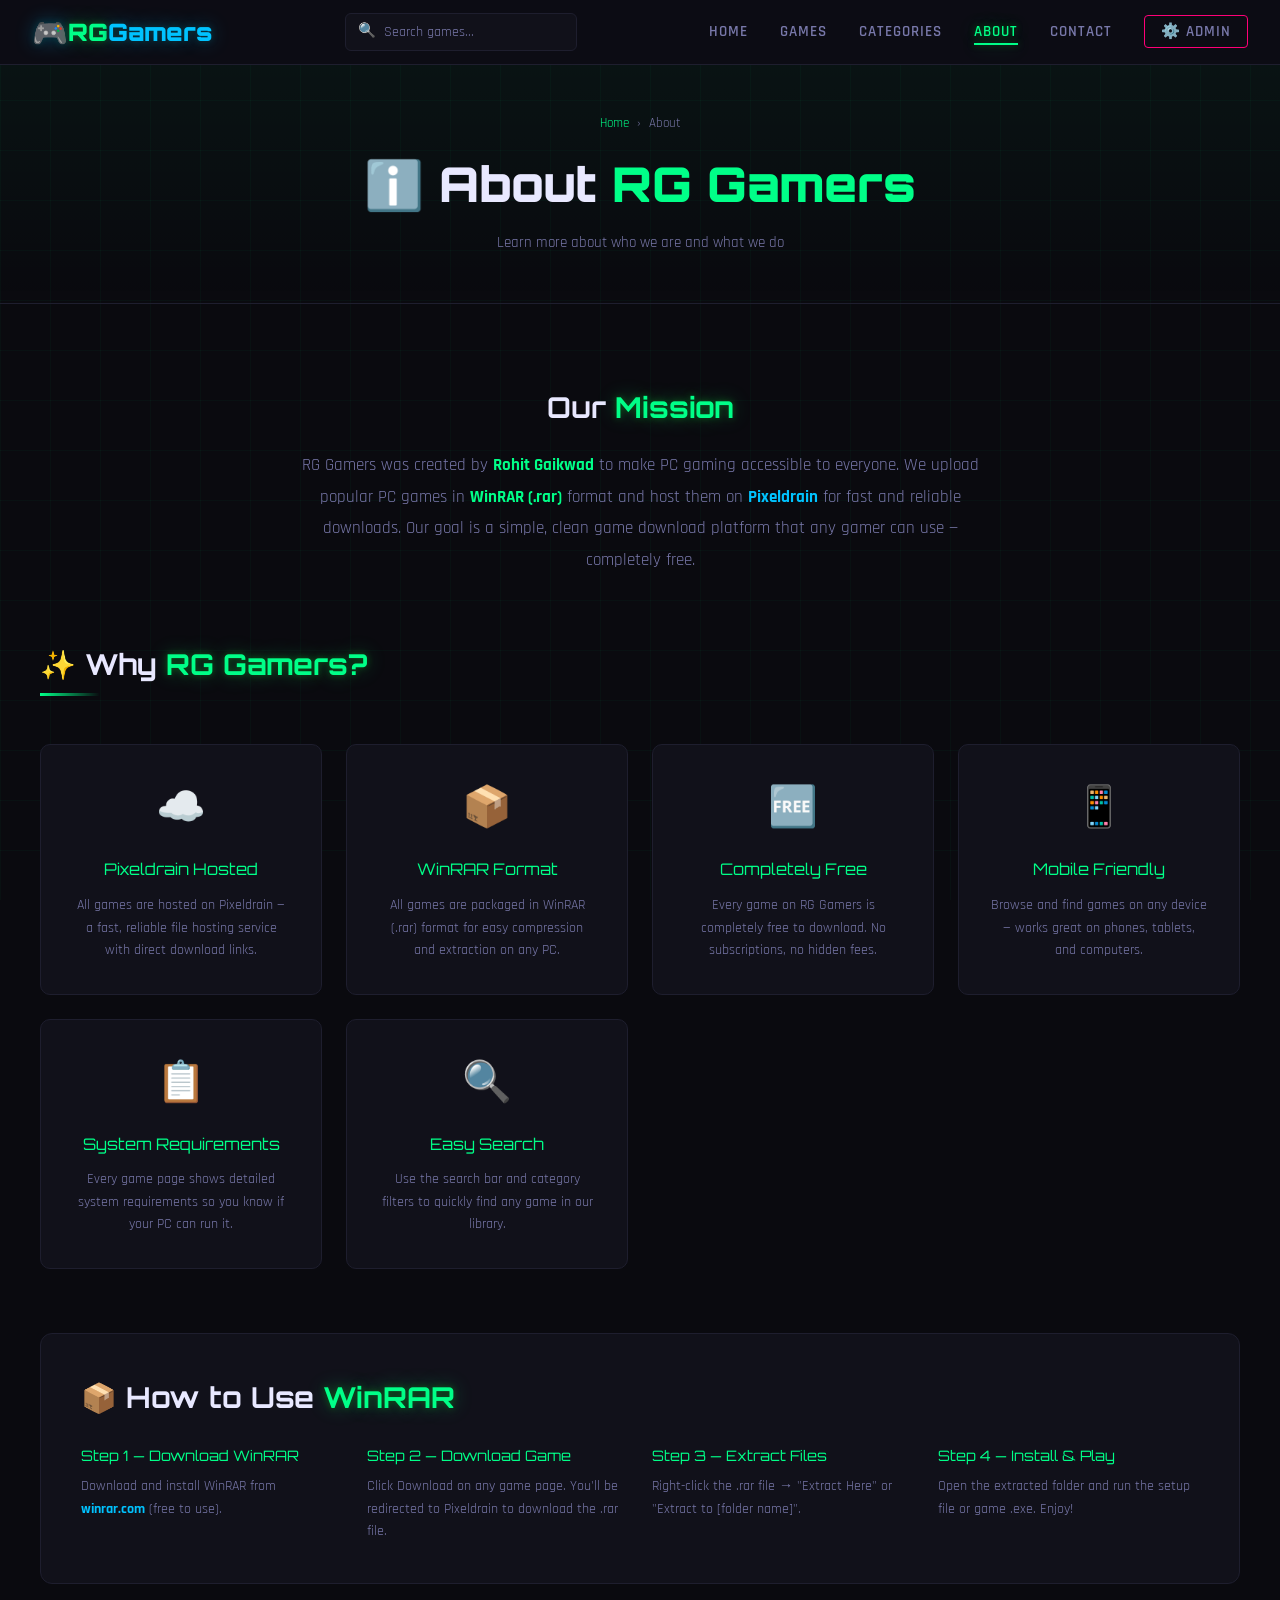
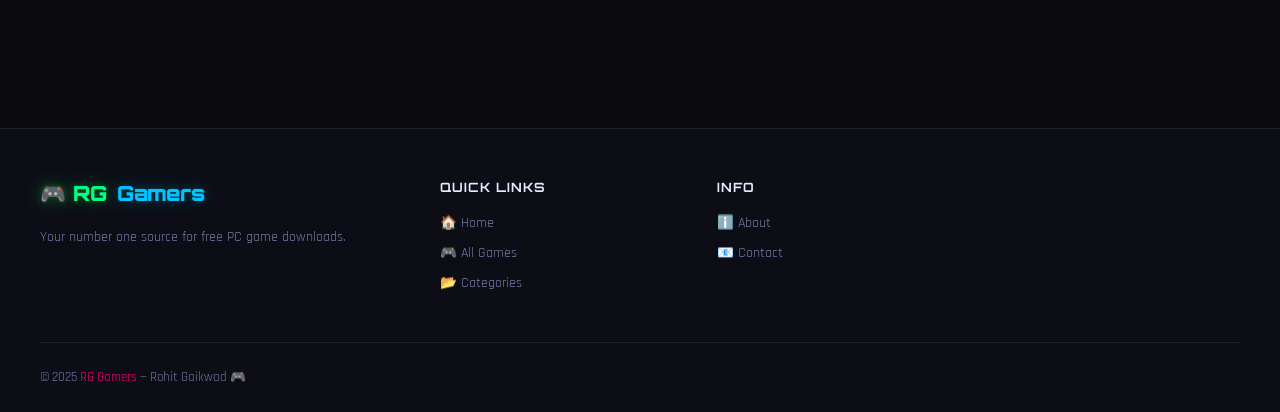
<file: about.html>
<!DOCTYPE html>
<html lang="en">
<head>
  <meta charset="UTF-8">
  <meta name="viewport" content="width=device-width, initial-scale=1.0">
  <title>About - RG Gamers</title>
  <link rel="stylesheet" href="style.css">
</head>
<body data-page="about">

  <nav class="navbar">
    <a href="index.html" class="logo"><span class="logo-icon">🎮</span>RG <span>Gamers</span></a>
    <div class="nav-search">
      <span class="search-icon">🔍</span>
      <input type="text" id="navSearchInput" placeholder="Search games...">
    </div>
    <ul class="nav-links" id="navLinks">
      <li><a href="index.html">Home</a></li>
      <li><a href="games.html">Games</a></li>
      <li><a href="categories.html">Categories</a></li>
      <li><a href="about.html" class="active">About</a></li>
      <li><a href="contact.html">Contact</a></li>
      <li><a href="admin.html" class="btn-admin-nav">⚙️ Admin</a></li>
    </ul>
    <div class="hamburger" id="hamburger"><span></span><span></span><span></span></div>
  </nav>

  <main class="main-content">

    <div class="page-header">
      <div class="breadcrumb"><a href="index.html">Home</a><span>›</span><span>About</span></div>
      <h1>ℹ️ About <span style="color:var(--neon-green)">RG Gamers</span></h1>
      <p>Learn more about who we are and what we do</p>
    </div>

    <section class="section">
      <div class="container">

        <div style="max-width:700px;margin:0 auto 4rem;text-align:center;">
          <div class="section-title" style="margin-bottom:1.2rem;text-align:center;">Our <span class="accent">Mission</span></div>
          <p style="color:var(--text-muted);font-size:1.05rem;line-height:1.9;">
            RG Gamers was created by <strong style="color:var(--neon-green)">Rohit Gaikwad</strong> to make PC gaming accessible to everyone.
            We upload popular PC games in <strong style="color:var(--neon-green)">WinRAR (.rar)</strong> format and host them on
            <strong style="color:var(--neon-blue)">Pixeldrain</strong> for fast and reliable downloads.
            Our goal is a simple, clean game download platform that any gamer can use — completely free.
          </p>
        </div>

        <div class="section-header" style="margin-bottom:2rem">
          <div>
            <div class="section-title">✨ Why <span class="accent">RG Gamers?</span></div>
            <div class="section-line"></div>
          </div>
        </div>

        <div class="about-features">
          <div class="feature-card">
            <div class="feature-icon">☁️</div>
            <div class="feature-title">Pixeldrain Hosted</div>
            <div class="feature-text">All games are hosted on Pixeldrain — a fast, reliable file hosting service with direct download links.</div>
          </div>
          <div class="feature-card">
            <div class="feature-icon">📦</div>
            <div class="feature-title">WinRAR Format</div>
            <div class="feature-text">All games are packaged in WinRAR (.rar) format for easy compression and extraction on any PC.</div>
          </div>
          <div class="feature-card">
            <div class="feature-icon">🆓</div>
            <div class="feature-title">Completely Free</div>
            <div class="feature-text">Every game on RG Gamers is completely free to download. No subscriptions, no hidden fees.</div>
          </div>
          <div class="feature-card">
            <div class="feature-icon">📱</div>
            <div class="feature-title">Mobile Friendly</div>
            <div class="feature-text">Browse and find games on any device — works great on phones, tablets, and computers.</div>
          </div>
          <div class="feature-card">
            <div class="feature-icon">📋</div>
            <div class="feature-title">System Requirements</div>
            <div class="feature-text">Every game page shows detailed system requirements so you know if your PC can run it.</div>
          </div>
          <div class="feature-card">
            <div class="feature-icon">🔍</div>
            <div class="feature-title">Easy Search</div>
            <div class="feature-text">Use the search bar and category filters to quickly find any game in our library.</div>
          </div>
        </div>

        <div style="background:var(--bg-card);border:1px solid var(--border-color);border-radius:12px;padding:2.5rem;margin-top:4rem;">
          <div class="section-title" style="margin-bottom:1.5rem;">
            📦 How to Use <span class="accent">WinRAR</span>
          </div>
          <div style="display:grid;grid-template-columns:repeat(auto-fill,minmax(220px,1fr));gap:1.5rem;">
            <div>
              <div style="color:var(--neon-green);font-family:var(--font-title);font-size:0.9rem;margin-bottom:0.5rem;">Step 1 — Download WinRAR</div>
              <p style="color:var(--text-muted);font-size:0.88rem;">Download and install WinRAR from <strong style="color:var(--neon-blue)">winrar.com</strong> (free to use).</p>
            </div>
            <div>
              <div style="color:var(--neon-green);font-family:var(--font-title);font-size:0.9rem;margin-bottom:0.5rem;">Step 2 — Download Game</div>
              <p style="color:var(--text-muted);font-size:0.88rem;">Click Download on any game page. You'll be redirected to Pixeldrain to download the .rar file.</p>
            </div>
            <div>
              <div style="color:var(--neon-green);font-family:var(--font-title);font-size:0.9rem;margin-bottom:0.5rem;">Step 3 — Extract Files</div>
              <p style="color:var(--text-muted);font-size:0.88rem;">Right-click the .rar file → "Extract Here" or "Extract to [folder name]".</p>
            </div>
            <div>
              <div style="color:var(--neon-green);font-family:var(--font-title);font-size:0.9rem;margin-bottom:0.5rem;">Step 4 — Install & Play</div>
              <p style="color:var(--text-muted);font-size:0.88rem;">Open the extracted folder and run the setup file or game .exe. Enjoy!</p>
            </div>
          </div>
        </div>

      </div>
    </section>
  </main>

  <footer class="footer">
    <div class="footer-grid">
      <div class="footer-brand">
        <div class="logo">🎮 RG <span>Gamers</span></div>
        <p class="footer-desc">Your number one source for free PC game downloads.</p>
      </div>
      <div class="footer-col">
        <h4>Quick Links</h4>
        <ul class="footer-links">
          <li><a href="index.html">🏠 Home</a></li>
          <li><a href="games.html">🎮 All Games</a></li>
          <li><a href="categories.html">📂 Categories</a></li>
        </ul>
      </div>
      <div class="footer-col">
        <h4>Info</h4>
        <ul class="footer-links">
          <li><a href="about.html">ℹ️ About</a></li>
          <li><a href="contact.html">📧 Contact</a></li>
        </ul>
      </div>
    </div>
    <div class="footer-bottom"><p>© 2025 <span>RG Gamers</span> — Rohit Gaikwad 🎮</p></div>
  </footer>

  <button class="scroll-top" id="scrollTop">⬆</button>
  <script src="main.js"></script>
</body>
</html>
</file>
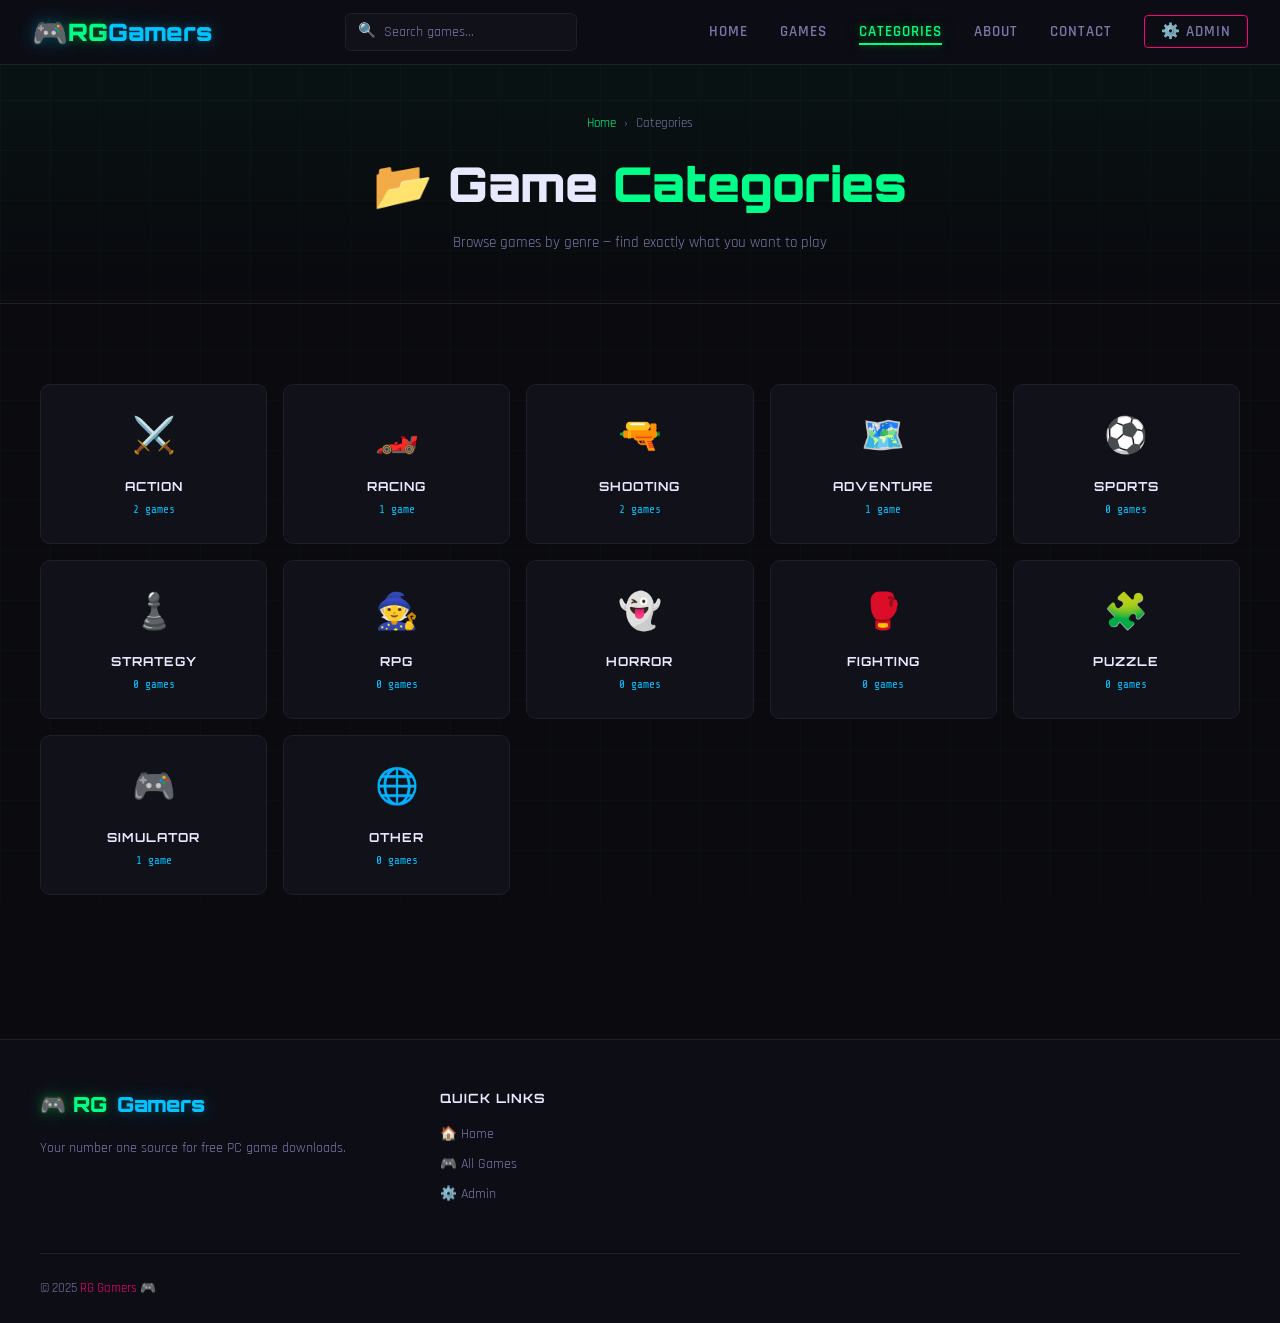
<file: categories.html>
<!DOCTYPE html>
<html lang="en">
<head>
  <meta charset="UTF-8">
  <meta name="viewport" content="width=device-width, initial-scale=1.0">
  <title>Game Categories - RG Gamers</title>
  <link rel="stylesheet" href="style.css">
</head>
<body data-page="categories">

  <nav class="navbar">
    <a href="index.html" class="logo"><span class="logo-icon">🎮</span>RG <span>Gamers</span></a>
    <div class="nav-search">
      <span class="search-icon">🔍</span>
      <input type="text" id="navSearchInput" placeholder="Search games...">
    </div>
    <ul class="nav-links" id="navLinks">
      <li><a href="index.html">Home</a></li>
      <li><a href="games.html">Games</a></li>
      <li><a href="categories.html" class="active">Categories</a></li>
      <li><a href="about.html">About</a></li>
      <li><a href="contact.html">Contact</a></li>
      <li><a href="admin.html" class="btn-admin-nav">⚙️ Admin</a></li>
    </ul>
    <div class="hamburger" id="hamburger"><span></span><span></span><span></span></div>
  </nav>

  <main class="main-content">
    <div class="page-header">
      <div class="breadcrumb"><a href="index.html">Home</a><span>›</span><span>Categories</span></div>
      <h1>📂 Game <span style="color:var(--neon-green)">Categories</span></h1>
      <p>Browse games by genre — find exactly what you want to play</p>
    </div>

    <section class="section">
      <div class="container">
        <div class="categories-grid" id="categoriesGrid" style="grid-template-columns:repeat(auto-fill,minmax(200px,1fr))"></div>
      </div>
    </section>
  </main>

  <footer class="footer">
    <div class="footer-grid">
      <div class="footer-brand">
        <div class="logo">🎮 RG <span>Gamers</span></div>
        <p class="footer-desc">Your number one source for free PC game downloads.</p>
      </div>
      <div class="footer-col">
        <h4>Quick Links</h4>
        <ul class="footer-links">
          <li><a href="index.html">🏠 Home</a></li>
          <li><a href="games.html">🎮 All Games</a></li>
          <li><a href="admin.html">⚙️ Admin</a></li>
        </ul>
      </div>
    </div>
    <div class="footer-bottom">
      <p>© 2025 <span>RG Gamers</span> 🎮</p>
    </div>
  </footer>

  <button class="scroll-top" id="scrollTop">⬆</button>
  <script src="main.js"></script>
</body>
</html>
</file>
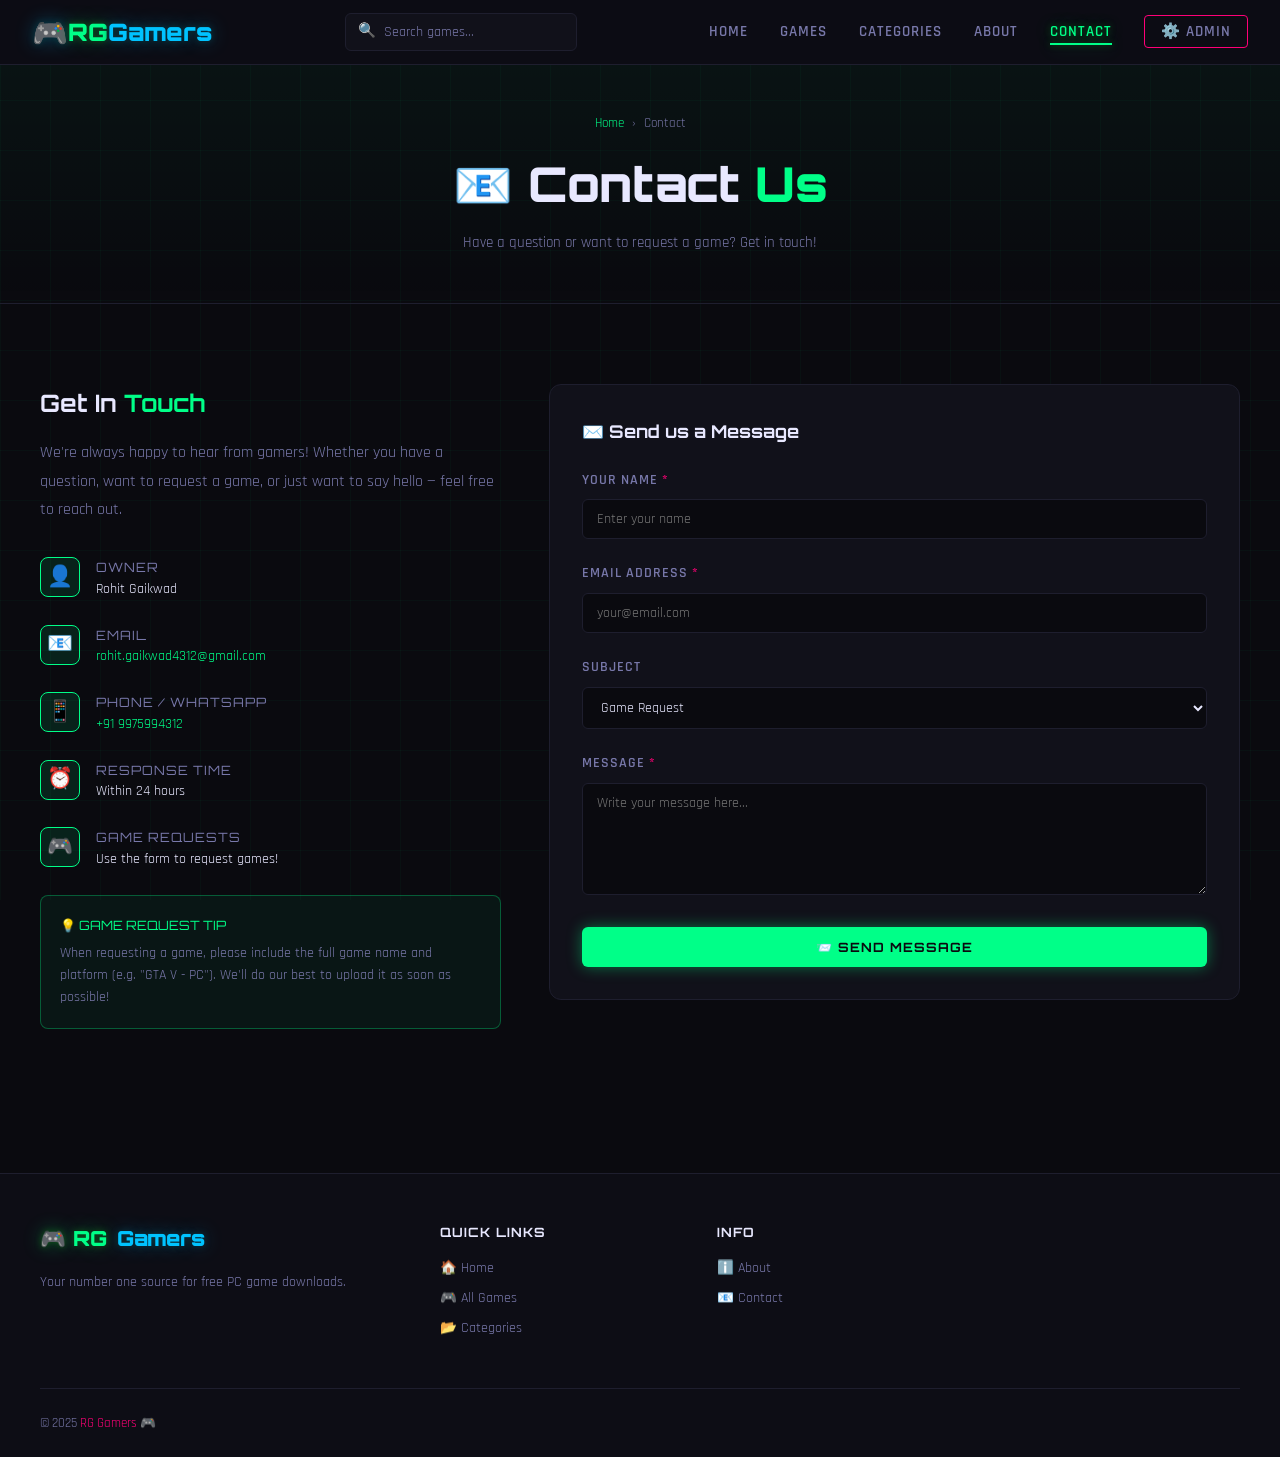
<file: contact.html>
<!DOCTYPE html>
<html lang="en">
<head>
  <meta charset="UTF-8">
  <meta name="viewport" content="width=device-width, initial-scale=1.0">
  <title>Contact - RG Gamers</title>
  <link rel="stylesheet" href="style.css">
</head>
<body data-page="contact">

  <nav class="navbar">
    <a href="index.html" class="logo"><span class="logo-icon">🎮</span>RG <span>Gamers</span></a>
    <div class="nav-search">
      <span class="search-icon">🔍</span>
      <input type="text" id="navSearchInput" placeholder="Search games...">
    </div>
    <ul class="nav-links" id="navLinks">
      <li><a href="index.html">Home</a></li>
      <li><a href="games.html">Games</a></li>
      <li><a href="categories.html">Categories</a></li>
      <li><a href="about.html">About</a></li>
      <li><a href="contact.html" class="active">Contact</a></li>
      <li><a href="admin.html" class="btn-admin-nav">⚙️ Admin</a></li>
    </ul>
    <div class="hamburger" id="hamburger"><span></span><span></span><span></span></div>
  </nav>

  <main class="main-content">

    <div class="page-header">
      <div class="breadcrumb"><a href="index.html">Home</a><span>›</span><span>Contact</span></div>
      <h1>📧 Contact <span style="color:var(--neon-green)">Us</span></h1>
      <p>Have a question or want to request a game? Get in touch!</p>
    </div>

    <section class="section">
      <div class="container">
        <div class="contact-grid">

          <div class="contact-info">
            <h2>Get In <span style="color:var(--neon-green)">Touch</span></h2>
            <p style="color:var(--text-muted);margin-bottom:2rem;line-height:1.8;">
              We're always happy to hear from gamers! Whether you have a question,
              want to request a game, or just want to say hello — feel free to reach out.
            </p>

            <div class="contact-item">
              <div class="contact-icon">👤</div>
              <div>
                <div class="contact-item-title">Owner</div>
                <div class="contact-item-value">Rohit Gaikwad</div>
              </div>
            </div>

            <div class="contact-item">
              <div class="contact-icon">📧</div>
              <div>
                <div class="contact-item-title">Email</div>
                <div class="contact-item-value">
                  <a href="mailto:rohit.gaikwad4312@gmail.com" style="color:var(--neon-green)">rohit.gaikwad4312@gmail.com</a>
                </div>
              </div>
            </div>

            <div class="contact-item">
              <div class="contact-icon">📱</div>
              <div>
                <div class="contact-item-title">Phone / WhatsApp</div>
                <div class="contact-item-value">
                  <a href="tel:+919975994312" style="color:var(--neon-green)">+91 9975994312</a>
                </div>
              </div>
            </div>

            <div class="contact-item">
              <div class="contact-icon">⏰</div>
              <div>
                <div class="contact-item-title">Response Time</div>
                <div class="contact-item-value">Within 24 hours</div>
              </div>
            </div>

            <div class="contact-item">
              <div class="contact-icon">🎮</div>
              <div>
                <div class="contact-item-title">Game Requests</div>
                <div class="contact-item-value">Use the form to request games!</div>
              </div>
            </div>

            <div style="background:rgba(0,255,136,0.05);border:1px solid rgba(0,255,136,0.3);border-radius:8px;padding:1.2rem;margin-top:1.5rem;">
              <p style="color:var(--neon-green);font-family:var(--font-title);font-size:0.8rem;margin-bottom:0.5rem;">💡 GAME REQUEST TIP</p>
              <p style="color:var(--text-muted);font-size:0.85rem;">
                When requesting a game, please include the full game name and platform (e.g. "GTA V - PC").
                We'll do our best to upload it as soon as possible!
              </p>
            </div>
          </div>

          <div>
            <div style="background:var(--bg-card);border:1px solid var(--border-color);border-radius:12px;padding:2rem;">
              <h3 style="font-family:var(--font-title);color:var(--text-white);margin-bottom:1.5rem;font-size:1.1rem;">
                ✉️ Send us a Message
              </h3>
              <form id="contactForm">
                <div class="form-group">
                  <label class="form-label">Your Name <span class="required">*</span></label>
                  <input type="text" class="form-input" placeholder="Enter your name" required>
                </div>
                <div class="form-group">
                  <label class="form-label">Email Address <span class="required">*</span></label>
                  <input type="email" class="form-input" placeholder="your@email.com" required>
                </div>
                <div class="form-group">
                  <label class="form-label">Subject</label>
                  <select class="form-input" style="cursor:pointer">
                    <option>Game Request</option>
                    <option>Technical Issue</option>
                    <option>General Question</option>
                    <option>Report a Problem</option>
                    <option>Other</option>
                  </select>
                </div>
                <div class="form-group">
                  <label class="form-label">Message <span class="required">*</span></label>
                  <textarea class="form-textarea" placeholder="Write your message here..." rows="5" required></textarea>
                </div>
                <button type="submit" class="btn btn-primary" style="width:100%;justify-content:center;">
                  📨 Send Message
                </button>
              </form>
            </div>
          </div>

        </div>
      </div>
    </section>
  </main>

  <footer class="footer">
    <div class="footer-grid">
      <div class="footer-brand">
        <div class="logo">🎮 RG <span>Gamers</span></div>
        <p class="footer-desc">Your number one source for free PC game downloads.</p>
      </div>
      <div class="footer-col">
        <h4>Quick Links</h4>
        <ul class="footer-links">
          <li><a href="index.html">🏠 Home</a></li>
          <li><a href="games.html">🎮 All Games</a></li>
          <li><a href="categories.html">📂 Categories</a></li>
        </ul>
      </div>
      <div class="footer-col">
        <h4>Info</h4>
        <ul class="footer-links">
          <li><a href="about.html">ℹ️ About</a></li>
          <li><a href="contact.html">📧 Contact</a></li>
        </ul>
      </div>
    </div>
    <div class="footer-bottom"><p>© 2025 <span>RG Gamers</span> 🎮</p></div>
  </footer>

  <button class="scroll-top" id="scrollTop">⬆</button>
  <div class="toast" id="toast"><span class="toast-icon">✅</span><span class="toast-text"></span></div>
  <script src="main.js"></script>
</body>
</html>
</file>
<file: style.css>
/* ========================================
   RG GAMERS - Main Stylesheet
   Dark Gaming Theme with Neon Accents
   ======================================== */

/* --- Google Fonts Import --- */
@import url('https://fonts.googleapis.com/css2?family=Orbitron:wght@400;700;900&family=Rajdhani:wght@300;400;500;600;700&family=Share+Tech+Mono&display=swap');

/* --- CSS Variables (Colors & Fonts) --- */
:root {
  --bg-dark:       #0a0a0f;
  --bg-card:       #11111a;
  --bg-nav:        #0d0d15;
  --neon-green:    #00ff88;
  --neon-blue:     #00c3ff;
  --neon-pink:     #ff0077;
  --neon-yellow:   #ffe600;
  --text-white:    #e8e8ff;
  --text-muted:    #7878aa;
  --border-color:  #1e1e2e;
  --card-hover:    #1a1a28;
  --font-title:    'Orbitron', sans-serif;
  --font-body:     'Rajdhani', sans-serif;
  --font-mono:     'Share Tech Mono', monospace;
  --glow-green:    0 0 6px #105719, 0 0 20px #00ff8855;
  --glow-blue:     0 0 6px #093741, 0 0 20px #00c3ff55;
  --glow-pink:     0 0 6px #ff0077, 0 0 20px #ff007755;
}

/* --- Reset & Base --- */
*, *::before, *::after {
  box-sizing: border-box;
  margin: 0;
  padding: 0;
}

html { scroll-behavior: smooth; }

body {
  background-color: var(--bg-dark);
  color: var(--text-white);
  font-family: var(--font-body);
  font-size: 16px;
  line-height: 1.6;
  min-height: 100vh;
  overflow-x: hidden;
}

/* Scrollbar styling */
::-webkit-scrollbar { width: 6px; }
::-webkit-scrollbar-track { background: var(--bg-dark); }
::-webkit-scrollbar-thumb { background: var(--neon-green); border-radius: 3px; }

a { text-decoration: none; color: inherit; }
ul { list-style: none; }
img { max-width: 100%; display: block; }
button { cursor: pointer; border: none; outline: none; }
input, textarea, select { outline: none; font-family: var(--font-body); }

/* --- Grid Background Pattern --- */
body::before {
  content: '';
  position: fixed;
  top: 0; left: 0;
  width: 100%; height: 100%;
  background-image:
    linear-gradient(rgba(0,255,136,0.03) 1px, transparent 1px),
    linear-gradient(90deg, rgba(0,255,136,0.03) 1px, transparent 1px);
  background-size: 50px 50px;
  pointer-events: none;
  z-index: 0;
}

/* ========================================
   NAVIGATION BAR
   ======================================== */
.navbar {
  position: fixed;
  top: 0; left: 0; right: 0;
  background: rgba(13,13,21,0.97);
  backdrop-filter: blur(10px);
  border-bottom: 1px solid var(--border-color);
  z-index: 1000;
  padding: 0 2rem;
  display: flex;
  align-items: center;
  justify-content: space-between;
  height: 65px;
}

/* Logo */
.logo {
  display: flex;
  align-items: center;
  gap: 10px;
  font-family: var(--font-title);
  font-size: 1.5rem;
  font-weight: 900;
  color: var(--neon-green);
  text-shadow: var(--glow-green);
  white-space: nowrap;
}

.logo span { color: var(--neon-blue); text-shadow: var(--glow-blue); }
.logo-icon { font-size: 1.8rem; }

/* Nav Links */
.nav-links {
  display: flex;
  align-items: center;
  gap: 2rem;
}

.nav-links a {
  font-family: var(--font-body);
  font-weight: 600;
  font-size: 0.95rem;
  color: var(--text-muted);
  text-transform: uppercase;
  letter-spacing: 1px;
  transition: color 0.3s, text-shadow 0.3s;
  position: relative;
}

.nav-links a::after {
  content: '';
  position: absolute;
  bottom: -4px; left: 0;
  width: 0; height: 2px;
  background: var(--neon-green);
  box-shadow: var(--glow-green);
  transition: width 0.3s;
}

.nav-links a:hover,
.nav-links a.active {
  color: var(--neon-green);
  text-shadow: var(--glow-green);
}

.nav-links a:hover::after,
.nav-links a.active::after { width: 100%; }

/* Admin Button in nav */
.btn-admin-nav {
  background: transparent;
  border: 1px solid var(--neon-pink);
  color: var(--neon-pink);
  padding: 6px 16px;
  border-radius: 4px;
  font-family: var(--font-title);
  font-size: 0.7rem;
  font-weight: 700;
  letter-spacing: 1px;
  text-transform: uppercase;
  transition: all 0.3s;
}

.btn-admin-nav:hover {
  background: var(--neon-pink);
  color: var(--bg-dark);
  box-shadow: var(--glow-pink);
}

/* Hamburger menu (mobile) */
.hamburger {
  display: none;
  flex-direction: column;
  gap: 5px;
  cursor: pointer;
  padding: 5px;
}

.hamburger span {
  width: 25px; height: 2px;
  background: var(--neon-green);
  border-radius: 2px;
  transition: all 0.3s;
  display: block;
}

/* Search bar in nav */
.nav-search {
  display: flex;
  align-items: center;
  background: var(--bg-card);
  border: 1px solid var(--border-color);
  border-radius: 6px;
  padding: 6px 12px;
  gap: 8px;
  transition: border-color 0.3s;
}

.nav-search:focus-within {
  border-color: var(--neon-green);
  box-shadow: 0 0 8px rgba(0,255,136,0.2);
}

.nav-search input {
  background: transparent;
  border: none;
  color: var(--text-white);
  font-size: 0.85rem;
  width: 180px;
}

.nav-search input::placeholder { color: var(--text-muted); }
.nav-search .search-icon { color: var(--text-muted); font-size: 0.9rem; }

/* ========================================
   MAIN CONTENT WRAPPER
   ======================================== */
.main-content {
  margin-top: 65px;
  position: relative;
  z-index: 1;
}

/* ========================================
   HERO SECTION
   ======================================== */
.hero {
  position: relative;
  min-height: 85vh;
  display: flex;
  align-items: center;
  justify-content: center;
  text-align: center;
  padding: 4rem 2rem;
  overflow: hidden;
}

/* Hero background glow effects */
.hero::before {
  content: '';
  position: absolute;
  top: 20%; left: 50%;
  transform: translateX(-50%);
  width: 600px; height: 400px;
  background: radial-gradient(ellipse, rgba(0,255,136,0.08) 0%, transparent 70%);
  pointer-events: none;
}

.hero::after {
  content: '';
  position: absolute;
  bottom: 0; left: 0; right: 0;
  height: 150px;
  background: linear-gradient(transparent, var(--bg-dark));
}

.hero-content { position: relative; z-index: 2; max-width: 800px; }

.hero-badge {
  display: inline-block;
  background: rgba(0,255,136,0.1);
  border: 1px solid var(--neon-green);
  color: var(--neon-green);
  font-family: var(--font-mono);
  font-size: 0.75rem;
  padding: 6px 16px;
  border-radius: 20px;
  margin-bottom: 1.5rem;
  letter-spacing: 2px;
  animation: pulse-badge 2s ease-in-out infinite;
}

@keyframes pulse-badge {
  0%, 100% { box-shadow: 0 0 8px rgba(0,255,136,0.3); }
  50% { box-shadow: 0 0 20px rgba(0,255,136,0.6); }
}

.hero h1 {
  font-family: var(--font-title);
  font-size: clamp(2.5rem, 6vw, 5rem);
  font-weight: 900;
  line-height: 1.1;
  margin-bottom: 1.2rem;
}

.hero h1 .highlight-green {
  color: var(--neon-green);
  text-shadow: var(--glow-green);
}

.hero h1 .highlight-blue {
  color: var(--neon-blue);
  text-shadow: var(--glow-blue);
}

.hero p {
  font-size: 1.15rem;
  color: var(--text-muted);
  max-width: 550px;
  margin: 0 auto 2.5rem;
}

.hero-buttons {
  display: flex;
  gap: 1rem;
  justify-content: center;
  flex-wrap: wrap;
}

/* Stats bar */
.hero-stats {
  display: flex;
  justify-content: center;
  gap: 3rem;
  margin-top: 3rem;
  flex-wrap: wrap;
}

.stat-item { text-align: center; }

.stat-number {
  font-family: var(--font-title);
  font-size: 2rem;
  font-weight: 900;
  color: var(--neon-green);
  text-shadow: var(--glow-green);
}

.stat-label {
  font-size: 0.8rem;
  color: var(--text-muted);
  text-transform: uppercase;
  letter-spacing: 1px;
}

/* ========================================
   BUTTONS
   ======================================== */
.btn {
  display: inline-flex;
  align-items: center;
  gap: 8px;
  padding: 12px 28px;
  border-radius: 6px;
  font-family: var(--font-title);
  font-size: 0.8rem;
  font-weight: 700;
  letter-spacing: 1px;
  text-transform: uppercase;
  transition: all 0.3s;
  position: relative;
  overflow: hidden;
}

.btn::before {
  content: '';
  position: absolute;
  top: 0; left: -100%;
  width: 100%; height: 100%;
  background: linear-gradient(90deg, transparent, rgba(255,255,255,0.1), transparent);
  transition: left 0.5s;
}

.btn:hover::before { left: 100%; }

/* Primary Green Button */
.btn-primary {
  background: var(--neon-green);
  color: var(--bg-dark);
  box-shadow: 0 0 15px rgba(0,255,136,0.4);
}

.btn-primary:hover {
  background: #00ffaa;
  box-shadow: 0 0 30px rgba(0,255,136,0.7);
  transform: translateY(-2px);
}

/* Outline Button */
.btn-outline {
  background: transparent;
  border: 1px solid var(--neon-blue);
  color: var(--neon-blue);
}

.btn-outline:hover {
  background: rgba(0,195,255,0.1);
  box-shadow: var(--glow-blue);
  transform: translateY(-2px);
}

/* Download Button */
.btn-download {
  background: linear-gradient(135deg, #00ff88, #00c3ff);
  color: var(--bg-dark);
  font-size: 1rem;
  padding: 14px 36px;
  box-shadow: 0 0 25px rgba(0,255,136,0.4);
  width: 100%;
  justify-content: center;
}

.btn-download:hover {
  box-shadow: 0 0 40px rgba(0,255,136,0.7);
  transform: translateY(-3px);
}

/* Pink Button */
.btn-pink {
  background: transparent;
  border: 1px solid var(--neon-pink);
  color: var(--neon-pink);
}

.btn-pink:hover {
  background: var(--neon-pink);
  color: var(--bg-dark);
  box-shadow: var(--glow-pink);
}

/* ========================================
   SECTION STYLES
   ======================================== */
.section { padding: 5rem 2rem; }
.section-sm { padding: 3rem 2rem; }

.container {
  max-width: 1200px;
  margin: 0 auto;
}

.section-header {
  display: flex;
  align-items: center;
  justify-content: space-between;
  margin-bottom: 2.5rem;
  flex-wrap: wrap;
  gap: 1rem;
}

.section-title {
  font-family: var(--font-title);
  font-size: clamp(1.3rem, 3vw, 1.8rem);
  font-weight: 700;
  color: var(--text-white);
}

.section-title .accent {
  color: var(--neon-green);
  text-shadow: var(--glow-green);
}

.section-line {
  width: 60px; height: 3px;
  background: linear-gradient(90deg, var(--neon-green), transparent);
  margin-top: 6px;
}

.view-all {
  font-family: var(--font-body);
  font-size: 0.85rem;
  font-weight: 600;
  color: var(--neon-blue);
  text-transform: uppercase;
  letter-spacing: 1px;
  display: flex;
  align-items: center;
  gap: 6px;
  transition: color 0.3s;
}

.view-all:hover { color: var(--neon-green); }

/* ========================================
   GAME CARDS
   ======================================== */
.games-grid {
  display: grid;
  grid-template-columns: repeat(auto-fill, minmax(240px, 1fr));
  gap: 1.5rem;
}

.game-card {
  background: var(--bg-card);
  border: 1px solid var(--border-color);
  border-radius: 10px;
  overflow: hidden;
  transition: all 0.3s;
  position: relative;
  cursor: pointer;
}

.game-card:hover {
  transform: translateY(-6px);
  border-color: var(--neon-green);
  box-shadow: 0 8px 30px rgba(0,255,136,0.15);
}

/* Card image */
.card-image {
  position: relative;
  height: 180px;
  overflow: hidden;
  background: #1a1a2e;
}

.card-image img {
  width: 100%; height: 100%;
  object-fit: cover;
  transition: transform 0.4s;
}

.game-card:hover .card-image img { transform: scale(1.08); }

/* Card overlay on hover */
.card-overlay {
  position: absolute;
  inset: 0;
  background: rgba(0,0,0,0.7);
  display: flex;
  align-items: center;
  justify-content: center;
  opacity: 0;
  transition: opacity 0.3s;
}

.game-card:hover .card-overlay { opacity: 1; }

.overlay-btn {
  background: var(--neon-green);
  color: var(--bg-dark);
  padding: 10px 20px;
  border-radius: 5px;
  font-family: var(--font-title);
  font-size: 0.75rem;
  font-weight: 700;
  letter-spacing: 1px;
}

/* Category badge on card */
.card-badge {
  position: absolute;
  top: 10px; left: 10px;
  background: rgba(0,0,0,0.8);
  border: 1px solid var(--neon-blue);
  color: var(--neon-blue);
  font-family: var(--font-mono);
  font-size: 0.65rem;
  padding: 3px 8px;
  border-radius: 3px;
  letter-spacing: 1px;
  text-transform: uppercase;
}

/* Trending badge */
.badge-trending {
  position: absolute;
  top: 10px; right: 10px;
  background: var(--neon-pink);
  color: var(--bg-dark);
  font-family: var(--font-title);
  font-size: 0.6rem;
  font-weight: 700;
  padding: 3px 8px;
  border-radius: 3px;
  letter-spacing: 1px;
  text-transform: uppercase;
}

/* Card body */
.card-body { padding: 1rem; }

.card-title {
  font-family: var(--font-title);
  font-size: 0.95rem;
  font-weight: 700;
  color: var(--text-white);
  margin-bottom: 0.4rem;
  white-space: nowrap;
  overflow: hidden;
  text-overflow: ellipsis;
}

.card-meta {
  display: flex;
  align-items: center;
  justify-content: space-between;
  margin-bottom: 0.8rem;
}

.card-size {
  font-family: var(--font-mono);
  font-size: 0.75rem;
  color: var(--neon-yellow);
}

.card-downloads {
  font-size: 0.75rem;
  color: var(--text-muted);
  display: flex;
  align-items: center;
  gap: 4px;
}

.card-desc {
  font-size: 0.82rem;
  color: var(--text-muted);
  margin-bottom: 1rem;
  display: -webkit-box;
  -webkit-line-clamp: 2;
  -webkit-box-orient: vertical;
  overflow: hidden;
}

.card-download-btn {
  display: flex;
  align-items: center;
  justify-content: center;
  gap: 8px;
  width: 100%;
  padding: 9px;
  background: rgba(0,255,136,0.08);
  border: 1px solid var(--neon-green);
  color: var(--neon-green);
  border-radius: 5px;
  font-family: var(--font-title);
  font-size: 0.72rem;
  font-weight: 700;
  letter-spacing: 1px;
  text-transform: uppercase;
  transition: all 0.3s;
}

.card-download-btn:hover {
  background: var(--neon-green);
  color: var(--bg-dark);
  box-shadow: var(--glow-green);
}

/* ========================================
   FEATURED / HERO GAME CARD
   ======================================== */
.featured-game {
  background: var(--bg-card);
  border: 1px solid var(--border-color);
  border-radius: 12px;
  overflow: hidden;
  display: grid;
  grid-template-columns: 1fr 1fr;
  gap: 0;
  margin-bottom: 3rem;
  transition: border-color 0.3s;
}

.featured-game:hover { border-color: var(--neon-green); }

.featured-image {
  position: relative;
  min-height: 300px;
  overflow: hidden;
}

.featured-image img {
  width: 100%; height: 100%;
  object-fit: cover;
}

.featured-image::after {
  content: '';
  position: absolute;
  inset: 0;
  background: linear-gradient(90deg, transparent, var(--bg-card));
}

.featured-info {
  padding: 2.5rem;
  display: flex;
  flex-direction: column;
  justify-content: center;
}

.featured-category {
  font-family: var(--font-mono);
  font-size: 0.75rem;
  color: var(--neon-pink);
  text-transform: uppercase;
  letter-spacing: 2px;
  margin-bottom: 0.8rem;
}

.featured-title {
  font-family: var(--font-title);
  font-size: 2rem;
  font-weight: 900;
  color: var(--text-white);
  margin-bottom: 1rem;
  line-height: 1.2;
}

.featured-desc {
  color: var(--text-muted);
  font-size: 0.95rem;
  margin-bottom: 1.5rem;
}

.featured-meta {
  display: flex;
  gap: 1.5rem;
  margin-bottom: 1.5rem;
  flex-wrap: wrap;
}

.featured-meta span {
  font-size: 0.82rem;
  color: var(--text-muted);
  display: flex;
  align-items: center;
  gap: 5px;
}

.featured-meta .highlight { color: var(--neon-green); }

/* ========================================
   CATEGORY CARDS
   ======================================== */
.categories-grid {
  display: grid;
  grid-template-columns: repeat(auto-fill, minmax(150px, 1fr));
  gap: 1rem;
}

.category-card {
  background: var(--bg-card);
  border: 1px solid var(--border-color);
  border-radius: 10px;
  padding: 1.5rem 1rem;
  text-align: center;
  cursor: pointer;
  transition: all 0.3s;
  text-decoration: none;
  display: block;
}

.category-card:hover {
  border-color: var(--neon-blue);
  box-shadow: 0 0 20px rgba(0,195,255,0.15);
  transform: translateY(-4px);
}

.category-icon {
  font-size: 2.2rem;
  margin-bottom: 0.7rem;
  display: block;
}

.category-name {
  font-family: var(--font-title);
  font-size: 0.78rem;
  font-weight: 700;
  color: var(--text-white);
  text-transform: uppercase;
  letter-spacing: 1px;
}

.category-count {
  font-family: var(--font-mono);
  font-size: 0.7rem;
  color: var(--neon-blue);
  margin-top: 4px;
}

/* ========================================
   SEARCH & FILTER BAR
   ======================================== */
.search-filter-bar {
  background: var(--bg-card);
  border: 1px solid var(--border-color);
  border-radius: 10px;
  padding: 1.5rem;
  margin-bottom: 2.5rem;
  display: flex;
  gap: 1rem;
  align-items: center;
  flex-wrap: wrap;
}

.search-input-wrap {
  flex: 1;
  min-width: 200px;
  display: flex;
  align-items: center;
  background: var(--bg-dark);
  border: 1px solid var(--border-color);
  border-radius: 6px;
  padding: 10px 14px;
  gap: 10px;
  transition: border-color 0.3s;
}

.search-input-wrap:focus-within { border-color: var(--neon-green); }

.search-input-wrap input {
  flex: 1;
  background: transparent;
  border: none;
  color: var(--text-white);
  font-size: 0.9rem;
}

.search-input-wrap input::placeholder { color: var(--text-muted); }

.filter-select {
  background: var(--bg-dark);
  border: 1px solid var(--border-color);
  color: var(--text-white);
  padding: 10px 14px;
  border-radius: 6px;
  font-size: 0.85rem;
  cursor: pointer;
  transition: border-color 0.3s;
}

.filter-select:focus { border-color: var(--neon-blue); }
.filter-select option { background: var(--bg-dark); }

/* ========================================
   GAME DETAIL PAGE
   ======================================== */
.game-detail { padding: 2rem; max-width: 1100px; margin: 0 auto; }

.game-detail-header {
  display: grid;
  grid-template-columns: 320px 1fr;
  gap: 2.5rem;
  margin-bottom: 2.5rem;
}

.game-cover {
  border-radius: 10px;
  overflow: hidden;
  border: 2px solid var(--border-color);
  position: relative;
}

.game-cover img {
  width: 100%; height: 300px;
  object-fit: cover;
}

.game-cover::after {
  content: '';
  position: absolute;
  bottom: 0; left: 0; right: 0;
  height: 60px;
  background: linear-gradient(transparent, rgba(0,0,0,0.7));
}

.game-info-panel { display: flex; flex-direction: column; }

.game-title-detail {
  font-family: var(--font-title);
  font-size: clamp(1.5rem, 4vw, 2.5rem);
  font-weight: 900;
  color: var(--text-white);
  margin-bottom: 0.5rem;
}

.game-category-tag {
  display: inline-block;
  background: rgba(0,195,255,0.1);
  border: 1px solid var(--neon-blue);
  color: var(--neon-blue);
  font-family: var(--font-mono);
  font-size: 0.72rem;
  padding: 4px 12px;
  border-radius: 4px;
  text-transform: uppercase;
  letter-spacing: 1px;
  margin-bottom: 1rem;
}

.game-desc-detail {
  color: var(--text-muted);
  line-height: 1.8;
  margin-bottom: 1.5rem;
  flex: 1;
}

.game-file-info {
  background: var(--bg-dark);
  border: 1px solid var(--border-color);
  border-radius: 8px;
  padding: 1.2rem;
  margin-bottom: 1.5rem;
  display: grid;
  grid-template-columns: repeat(3, 1fr);
  gap: 1rem;
}

.file-info-item { text-align: center; }

.file-info-label {
  font-family: var(--font-mono);
  font-size: 0.68rem;
  color: var(--text-muted);
  text-transform: uppercase;
  letter-spacing: 1px;
  margin-bottom: 4px;
}

.file-info-value {
  font-family: var(--font-title);
  font-size: 1rem;
  font-weight: 700;
  color: var(--neon-green);
}

/* System Requirements Box */
.sysreq-box {
  background: var(--bg-card);
  border: 1px solid var(--border-color);
  border-radius: 10px;
  padding: 1.5rem;
  margin-bottom: 2rem;
}

.sysreq-box h3 {
  font-family: var(--font-title);
  font-size: 1rem;
  color: var(--neon-yellow);
  margin-bottom: 1rem;
  display: flex;
  align-items: center;
  gap: 8px;
}

.sysreq-grid {
  display: grid;
  grid-template-columns: 1fr 1fr;
  gap: 0.8rem;
}

.sysreq-item {
  display: flex;
  gap: 10px;
  font-size: 0.85rem;
}

.sysreq-key {
  color: var(--text-muted);
  min-width: 80px;
  font-weight: 600;
}

.sysreq-val { color: var(--text-white); }

/* ========================================
   DOWNLOAD MODAL / LOADING
   ======================================== */
.download-overlay {
  position: fixed;
  inset: 0;
  background: rgba(0,0,0,0.85);
  z-index: 9999;
  display: flex;
  align-items: center;
  justify-content: center;
  opacity: 0;
  visibility: hidden;
  transition: all 0.3s;
}

.download-overlay.active {
  opacity: 1;
  visibility: visible;
}

.download-modal {
  background: var(--bg-card);
  border: 1px solid var(--neon-green);
  border-radius: 12px;
  padding: 2.5rem;
  text-align: center;
  max-width: 400px;
  width: 90%;
  box-shadow: 0 0 40px rgba(0,255,136,0.2);
}

.download-icon {
  font-size: 3rem;
  margin-bottom: 1rem;
  animation: bounce 1s ease-in-out infinite;
}

@keyframes bounce {
  0%, 100% { transform: translateY(0); }
  50% { transform: translateY(-10px); }
}

.download-modal h3 {
  font-family: var(--font-title);
  font-size: 1.2rem;
  color: var(--neon-green);
  margin-bottom: 0.5rem;
}

.download-modal p {
  color: var(--text-muted);
  font-size: 0.9rem;
  margin-bottom: 1.5rem;
}

/* Progress bar */
.progress-bar {
  width: 100%;
  height: 6px;
  background: var(--bg-dark);
  border-radius: 3px;
  overflow: hidden;
  margin-bottom: 1rem;
}

.progress-fill {
  height: 100%;
  background: linear-gradient(90deg, var(--neon-green), var(--neon-blue));
  border-radius: 3px;
  animation: progress 3s ease-in-out forwards;
  box-shadow: var(--glow-green);
}

@keyframes progress {
  0% { width: 0%; }
  100% { width: 100%; }
}

.progress-text {
  font-family: var(--font-mono);
  font-size: 0.75rem;
  color: var(--neon-green);
}

/* ========================================
   ADMIN UPLOAD PAGE
   ======================================== */
.admin-page {
  max-width: 800px;
  margin: 0 auto;
  padding: 2rem;
}

.admin-header {
  display: flex;
  align-items: center;
  gap: 1rem;
  margin-bottom: 2rem;
  padding-bottom: 1.5rem;
  border-bottom: 1px solid var(--border-color);
}

.admin-header h1 {
  font-family: var(--font-title);
  font-size: 1.5rem;
  color: var(--neon-pink);
}

.admin-form {
  background: var(--bg-card);
  border: 1px solid var(--border-color);
  border-radius: 12px;
  padding: 2rem;
}

.form-group { margin-bottom: 1.5rem; }

.form-label {
  display: block;
  font-family: var(--font-body);
  font-weight: 600;
  font-size: 0.85rem;
  color: var(--text-muted);
  text-transform: uppercase;
  letter-spacing: 1px;
  margin-bottom: 0.5rem;
}

.form-label .required { color: var(--neon-pink); }

.form-input,
.form-select,
.form-textarea {
  width: 100%;
  background: var(--bg-dark);
  border: 1px solid var(--border-color);
  color: var(--text-white);
  padding: 10px 14px;
  border-radius: 6px;
  font-size: 0.9rem;
  transition: border-color 0.3s, box-shadow 0.3s;
}

.form-input:focus,
.form-select:focus,
.form-textarea:focus {
  border-color: var(--neon-green);
  box-shadow: 0 0 8px rgba(0,255,136,0.2);
}

.form-textarea { resize: vertical; min-height: 100px; }
.form-select option { background: var(--bg-dark); }

/* File upload box */
.file-upload-box {
  border: 2px dashed var(--border-color);
  border-radius: 8px;
  padding: 2rem;
  text-align: center;
  cursor: pointer;
  transition: all 0.3s;
  position: relative;
}

.file-upload-box:hover { border-color: var(--neon-green); }
.file-upload-box.drag-over {
  border-color: var(--neon-green);
  background: rgba(0,255,136,0.05);
}

.file-upload-box input[type="file"] {
  position: absolute;
  inset: 0;
  opacity: 0;
  cursor: pointer;
  width: 100%;
  height: 100%;
}

.upload-icon { font-size: 2.5rem; margin-bottom: 0.8rem; }

.upload-text {
  font-size: 0.9rem;
  color: var(--text-muted);
}

.upload-text strong { color: var(--neon-green); }

.form-row {
  display: grid;
  grid-template-columns: 1fr 1fr;
  gap: 1rem;
}

/* Admin game list */
.admin-games-list { margin-top: 2.5rem; }

.admin-game-item {
  background: var(--bg-card);
  border: 1px solid var(--border-color);
  border-radius: 8px;
  padding: 1rem 1.5rem;
  display: flex;
  align-items: center;
  gap: 1rem;
  margin-bottom: 1rem;
  transition: border-color 0.3s;
}

.admin-game-item:hover { border-color: var(--neon-blue); }

.admin-game-thumb {
  width: 60px; height: 60px;
  border-radius: 6px;
  object-fit: cover;
  flex-shrink: 0;
}

.admin-game-info { flex: 1; }

.admin-game-title {
  font-family: var(--font-title);
  font-size: 0.9rem;
  color: var(--text-white);
  margin-bottom: 3px;
}

.admin-game-meta {
  font-size: 0.78rem;
  color: var(--text-muted);
  display: flex;
  gap: 1rem;
}

.admin-actions { display: flex; gap: 0.5rem; }

.btn-sm {
  padding: 6px 14px;
  font-size: 0.7rem;
  border-radius: 4px;
}

/* ========================================
   ABOUT PAGE
   ======================================== */
.about-hero {
  text-align: center;
  padding: 4rem 2rem;
  background: linear-gradient(180deg, rgba(0,255,136,0.05), transparent);
}

.about-hero h1 {
  font-family: var(--font-title);
  font-size: clamp(2rem, 5vw, 3.5rem);
  font-weight: 900;
  color: var(--text-white);
  margin-bottom: 1rem;
}

.about-features {
  display: grid;
  grid-template-columns: repeat(auto-fill, minmax(250px, 1fr));
  gap: 1.5rem;
  margin-top: 3rem;
}

.feature-card {
  background: var(--bg-card);
  border: 1px solid var(--border-color);
  border-radius: 10px;
  padding: 2rem;
  text-align: center;
  transition: all 0.3s;
}

.feature-card:hover {
  border-color: var(--neon-green);
  transform: translateY(-4px);
}

.feature-icon { font-size: 2.5rem; margin-bottom: 1rem; }

.feature-title {
  font-family: var(--font-title);
  font-size: 1rem;
  color: var(--neon-green);
  margin-bottom: 0.7rem;
}

.feature-text { color: var(--text-muted); font-size: 0.88rem; }

/* ========================================
   CONTACT PAGE
   ======================================== */
.contact-grid {
  display: grid;
  grid-template-columns: 1fr 1.5fr;
  gap: 3rem;
  align-items: start;
}

.contact-info h2 {
  font-family: var(--font-title);
  font-size: 1.5rem;
  color: var(--text-white);
  margin-bottom: 1rem;
}

.contact-item {
  display: flex;
  align-items: flex-start;
  gap: 1rem;
  margin-bottom: 1.5rem;
}

.contact-icon {
  font-size: 1.3rem;
  width: 40px; height: 40px;
  background: rgba(0,255,136,0.1);
  border: 1px solid var(--neon-green);
  border-radius: 8px;
  display: flex;
  align-items: center;
  justify-content: center;
  flex-shrink: 0;
}

.contact-item-title {
  font-family: var(--font-title);
  font-size: 0.8rem;
  color: var(--text-muted);
  text-transform: uppercase;
  letter-spacing: 1px;
}

.contact-item-value {
  color: var(--text-white);
  font-size: 0.9rem;
}

/* ========================================
   FOOTER
   ======================================== */
.footer {
  background: var(--bg-nav);
  border-top: 1px solid var(--border-color);
  padding: 3rem 2rem 1.5rem;
  margin-top: 4rem;
}

.footer-grid {
  max-width: 1200px;
  margin: 0 auto;
  display: grid;
  grid-template-columns: 1.5fr 1fr 1fr 1fr;
  gap: 2rem;
  margin-bottom: 2.5rem;
}

.footer-brand .logo { font-size: 1.3rem; margin-bottom: 1rem; }

.footer-desc {
  color: var(--text-muted);
  font-size: 0.85rem;
  line-height: 1.7;
  margin-bottom: 1.2rem;
}

.footer-col h4 {
  font-family: var(--font-title);
  font-size: 0.8rem;
  color: var(--text-white);
  text-transform: uppercase;
  letter-spacing: 1px;
  margin-bottom: 1rem;
}

.footer-links a {
  display: block;
  color: var(--text-muted);
  font-size: 0.85rem;
  margin-bottom: 0.5rem;
  transition: color 0.3s;
}

.footer-links a:hover { color: var(--neon-green); }

.footer-bottom {
  max-width: 1200px;
  margin: 0 auto;
  padding-top: 1.5rem;
  border-top: 1px solid var(--border-color);
  display: flex;
  align-items: center;
  justify-content: space-between;
  flex-wrap: wrap;
  gap: 1rem;
}

.footer-bottom p {
  color: var(--text-muted);
  font-size: 0.8rem;
}

.footer-bottom span { color: var(--neon-pink); }

/* ========================================
   TOAST NOTIFICATION
   ======================================== */
.toast {
  position: fixed;
  bottom: 2rem; right: 2rem;
  background: var(--bg-card);
  border: 1px solid var(--neon-green);
  border-radius: 8px;
  padding: 1rem 1.5rem;
  display: flex;
  align-items: center;
  gap: 10px;
  z-index: 9999;
  transform: translateX(200%);
  transition: transform 0.4s;
  box-shadow: 0 0 20px rgba(0,255,136,0.2);
  max-width: 320px;
}

.toast.show { transform: translateX(0); }

.toast-icon { font-size: 1.3rem; }
.toast-text { font-size: 0.88rem; color: var(--text-white); }

/* ========================================
   PAGE HEADER (for inner pages)
   ======================================== */
.page-header {
  background: linear-gradient(180deg, rgba(0,255,136,0.04), transparent);
  border-bottom: 1px solid var(--border-color);
  padding: 3rem 2rem;
  text-align: center;
}

.page-header h1 {
  font-family: var(--font-title);
  font-size: clamp(1.8rem, 4vw, 3rem);
  font-weight: 900;
  color: var(--text-white);
  margin-bottom: 0.5rem;
}

.page-header p { color: var(--text-muted); font-size: 0.95rem; }

/* Breadcrumb */
.breadcrumb {
  display: flex;
  align-items: center;
  gap: 8px;
  font-size: 0.8rem;
  color: var(--text-muted);
  margin-bottom: 0.8rem;
  justify-content: center;
}

.breadcrumb a { color: var(--neon-green); transition: text-shadow 0.3s; }
.breadcrumb a:hover { text-shadow: var(--glow-green); }
.breadcrumb span { color: var(--text-muted); }

/* ========================================
   EMPTY STATE
   ======================================== */
.empty-state {
  text-align: center;
  padding: 4rem 2rem;
  color: var(--text-muted);
}

.empty-state .empty-icon { font-size: 3rem; margin-bottom: 1rem; }

.empty-state h3 {
  font-family: var(--font-title);
  color: var(--text-white);
  margin-bottom: 0.5rem;
}

/* ========================================
   SCROLL TO TOP BUTTON
   ======================================== */
.scroll-top {
  position: fixed;
  bottom: 2rem; right: 2rem;
  width: 44px; height: 44px;
  background: var(--neon-green);
  color: var(--bg-dark);
  border-radius: 8px;
  display: flex;
  align-items: center;
  justify-content: center;
  font-size: 1.1rem;
  cursor: pointer;
  z-index: 999;
  opacity: 0;
  visibility: hidden;
  transition: all 0.3s;
  box-shadow: var(--glow-green);
}

.scroll-top.visible { opacity: 1; visibility: visible; }
.scroll-top:hover { transform: translateY(-3px); }

/* ========================================
   RESPONSIVE DESIGN
   ======================================== */
@media (max-width: 1024px) {
  .footer-grid { grid-template-columns: 1fr 1fr; }
  .featured-game { grid-template-columns: 1fr; }
  .featured-image { min-height: 200px; }
  .featured-image::after { background: linear-gradient(transparent, var(--bg-card)); }
  .game-detail-header { grid-template-columns: 1fr; }
}

@media (max-width: 768px) {
  .nav-links { display: none; flex-direction: column; position: absolute; top: 65px; left: 0; right: 0; background: var(--bg-nav); border-bottom: 1px solid var(--border-color); padding: 1.5rem; gap: 1.2rem; }
  .nav-links.open { display: flex; }
  .hamburger { display: flex; }
  .nav-search { display: none; }
  .navbar { padding: 0 1.2rem; }
  .section { padding: 3rem 1.2rem; }
  .hero { min-height: 70vh; }
  .contact-grid { grid-template-columns: 1fr; }
  .sysreq-grid { grid-template-columns: 1fr; }
  .game-file-info { grid-template-columns: 1fr; }
  .form-row { grid-template-columns: 1fr; }
  .footer-grid { grid-template-columns: 1fr; }
  .footer-bottom { flex-direction: column; text-align: center; }
  .hero-stats { gap: 1.5rem; }
}

@media (max-width: 480px) {
  .hero h1 { font-size: 2rem; }
  .games-grid { grid-template-columns: repeat(auto-fill, minmax(160px, 1fr)); }
  .hero-buttons { flex-direction: column; align-items: center; }
  .btn { width: 100%; justify-content: center; }
}

/* ========================================
   EXTRA STYLES — RG Gamers v2
   ======================================== */

/* Card detail button */
.card-detail-btn {
  display: flex;
  align-items: center;
  justify-content: center;
  width: 38px;
  height: 38px;
  background: rgba(0,195,255,0.08);
  border: 1px solid var(--neon-blue);
  color: var(--neon-blue);
  border-radius: 5px;
  font-size: 0.9rem;
  transition: all 0.3s;
  flex-shrink: 0;
  text-decoration: none;
}
.card-detail-btn:hover {
  background: var(--neon-blue);
  color: var(--bg-dark);
}

/* How-to extract section */
.how-to-extract {
  background: var(--bg-card);
  border: 1px solid var(--border-color);
  border-radius: 10px;
  padding: 1.5rem;
  margin-bottom: 2rem;
}
.how-to-extract h3 {
  font-family: var(--font-title);
  font-size: 1rem;
  color: var(--neon-blue);
  margin-bottom: 1rem;
}
.steps-grid {
  display: grid;
  grid-template-columns: repeat(auto-fill, minmax(200px, 1fr));
  gap: 1rem;
}
.step {
  display: flex;
  align-items: flex-start;
  gap: 12px;
  font-size: 0.85rem;
  color: var(--text-muted);
}
.step-num {
  width: 28px; height: 28px;
  background: var(--neon-green);
  color: var(--bg-dark);
  border-radius: 50%;
  font-family: var(--font-title);
  font-size: 0.75rem;
  font-weight: 900;
  display: flex;
  align-items: center;
  justify-content: center;
  flex-shrink: 0;
}

/* Trending badge on detail */
.trending-badge-detail {
  position: absolute;
  top: 12px; right: 12px;
  background: var(--neon-pink);
  color: var(--bg-dark);
  font-family: var(--font-title);
  font-size: 0.65rem;
  font-weight: 900;
  padding: 5px 10px;
  border-radius: 4px;
  z-index: 2;
  letter-spacing: 1px;
}

/* Admin URL input highlight */
.url-input-note {
  font-size: 0.78rem;
  color: var(--neon-blue);
  margin-top: 5px;
  display: flex;
  align-items: center;
  gap: 5px;
}

/* Hamburger active */
.hamburger.active span:nth-child(1) { transform: rotate(45deg) translate(5px, 5px); }
.hamburger.active span:nth-child(2) { opacity: 0; }
.hamburger.active span:nth-child(3) { transform: rotate(-45deg) translate(5px, -5px); }

/* Admin form extra */
.admin-page { padding: 2rem; }

/* Pixeldrain badge */
.pd-badge {
  display: inline-flex;
  align-items: center;
  gap: 5px;
  background: rgba(0,195,255,0.08);
  border: 1px solid var(--neon-blue);
  color: var(--neon-blue);
  font-family: var(--font-mono);
  font-size: 0.68rem;
  padding: 3px 10px;
  border-radius: 4px;
  margin-bottom: 1rem;
  text-transform: uppercase;
  letter-spacing: 1px;
}

/* Game file info 4 cols */
.game-file-info.four-col {
  grid-template-columns: repeat(4, 1fr);
}
@media (max-width: 600px) {
  .game-file-info.four-col {
    grid-template-columns: 1fr 1fr;
  }
}

/* ========================================
   RG GAMERS v3 — NEW ADDITIONS
   Multi-host · Security · Logo · UX
   ======================================== */

/* --- WEBSITE LOGO IMAGE --- */
.logo-img {
  height: 40px;
  width: auto;
  display: block;
}

.navbar .logo {
  display: flex;
  align-items: center;
  gap: 0;
  text-decoration: none;
}

/* --- HOST BADGES --- */
.host-badge {
  display: inline-flex;
  align-items: center;
  gap: 5px;
  background: rgba(0,0,0,0.4);
  border: 1px solid var(--host-color, #7878aa);
  color: var(--host-color, #7878aa);
  font-family: var(--font-mono);
  font-size: 0.7rem;
  padding: 3px 10px;
  border-radius: 4px;
  letter-spacing: 1px;
  text-transform: uppercase;
  box-shadow: 0 0 6px color-mix(in srgb, var(--host-color, #7878aa) 30%, transparent);
  white-space: nowrap;
}

.host-pixeldrain  { --host-color: #00c3ff; }
.host-mega        { --host-color: #d4364e; }
.host-gofile      { --host-color: #4caf50; }
.host-mediafire   { --host-color: #ff6600; }
.host-wetransfer  { --host-color: #0078ff; }
.host-catbox      { --host-color: #9b59b6; }
.host-imgur       { --host-color: #85bf25; }
.host-external    { --host-color: #7878aa; }

/* Host row in game cards */
.card-host-row {
  display: flex;
  align-items: center;
  gap: 6px;
  margin-bottom: 0.5rem;
  font-size: 0.8rem;
}

/* Host detector in admin form */
#hostDetector {
  margin-top: 5px;
  font-size: 0.8rem;
  min-height: 1.2rem;
  transition: all 0.3s;
}

/* Download modal host display */
#dlGameHost {
  font-size: 0.85rem;
  color: var(--neon-blue);
  margin-bottom: 0.5rem;
  font-family: var(--font-mono);
}

/* --- ADMIN LOCK SCREEN --- */
#adminLockScreen {
  position: fixed;
  inset: 0;
  background: rgba(5, 5, 12, 0.97);
  backdrop-filter: blur(16px);
  z-index: 9000;
  display: flex;
  align-items: center;
  justify-content: center;
  flex-direction: column;
}

#adminLockBox {
  background: var(--bg-card);
  border: 1px solid var(--neon-pink);
  border-radius: 14px;
  padding: 2.5rem 2rem;
  width: 100%;
  max-width: 380px;
  text-align: center;
  box-shadow: 0 0 40px rgba(255,0,119,0.2);
}

#adminLockBox .lock-icon {
  font-size: 3rem;
  margin-bottom: 1rem;
  display: block;
}

#adminLockBox h2 {
  font-family: var(--font-title);
  font-size: 1.3rem;
  color: var(--neon-pink);
  margin-bottom: 0.4rem;
  text-shadow: var(--glow-pink);
}

#adminLockBox p {
  color: var(--text-muted);
  font-size: 0.85rem;
  margin-bottom: 1.5rem;
}

#adminPassInput {
  width: 100%;
  background: var(--bg-dark);
  border: 1px solid var(--border-color);
  border-radius: 8px;
  padding: 12px 16px;
  color: var(--text-white);
  font-size: 1rem;
  font-family: var(--font-mono);
  letter-spacing: 3px;
  text-align: center;
  margin-bottom: 1rem;
  transition: border-color 0.3s;
}

#adminPassInput:focus {
  border-color: var(--neon-pink);
  box-shadow: 0 0 12px rgba(255,0,119,0.25);
  outline: none;
}

#adminUnlockBtn {
  width: 100%;
  padding: 12px;
  background: var(--neon-pink);
  color: var(--bg-dark);
  border: none;
  border-radius: 8px;
  font-family: var(--font-title);
  font-size: 0.85rem;
  font-weight: 700;
  letter-spacing: 2px;
  cursor: pointer;
  transition: all 0.3s;
  box-shadow: 0 0 15px rgba(255,0,119,0.3);
}

#adminUnlockBtn:hover {
  box-shadow: 0 0 30px rgba(255,0,119,0.6);
  transform: translateY(-2px);
}

#adminPassError {
  color: var(--neon-pink);
  font-size: 0.82rem;
  margin-top: 0.8rem;
  display: none;
  font-family: var(--font-mono);
}

/* Shake animation for wrong password */
@keyframes adminShake {
  0%, 100% { transform: translateX(0); }
  20%       { transform: translateX(-10px); }
  40%       { transform: translateX(10px); }
  60%       { transform: translateX(-8px); }
  80%       { transform: translateX(8px); }
}
#adminLockBox.shake {
  animation: adminShake 0.45s ease;
}

/* Admin lock screen grid background */
#adminLockScreen::before {
  content: '';
  position: fixed;
  inset: 0;
  background-image:
    linear-gradient(rgba(255,0,119,0.03) 1px, transparent 1px),
    linear-gradient(90deg, rgba(255,0,119,0.03) 1px, transparent 1px);
  background-size: 40px 40px;
  pointer-events: none;
  z-index: 0;
}

#adminLockBox { position: relative; z-index: 1; }

/* --- MULTI-HOST ADMIN GUIDE --- */
.host-guide-grid {
  display: grid;
  grid-template-columns: repeat(auto-fill, minmax(130px, 1fr));
  gap: 0.6rem;
  margin-top: 0.8rem;
}

.host-guide-item {
  display: flex;
  align-items: center;
  gap: 6px;
  padding: 6px 10px;
  border-radius: 6px;
  font-size: 0.78rem;
  font-family: var(--font-mono);
  border: 1px solid;
  transition: all 0.2s;
}

.host-guide-item:hover { transform: translateY(-1px); }
.host-guide-item.pixeldrain  { color:#00c3ff; border-color:rgba(0,195,255,0.3); background:rgba(0,195,255,0.05); }
.host-guide-item.mega        { color:#d4364e; border-color:rgba(212,54,78,0.3);  background:rgba(212,54,78,0.05); }
.host-guide-item.gofile      { color:#4caf50; border-color:rgba(76,175,80,0.3);  background:rgba(76,175,80,0.05); }
.host-guide-item.mediafire   { color:#ff6600; border-color:rgba(255,102,0,0.3);  background:rgba(255,102,0,0.05); }
.host-guide-item.wetransfer  { color:#0078ff; border-color:rgba(0,120,255,0.3);  background:rgba(0,120,255,0.05); }
.host-guide-item.catbox      { color:#9b59b6; border-color:rgba(155,89,182,0.3); background:rgba(155,89,182,0.05); }
.host-guide-item.imgur       { color:#85bf25; border-color:rgba(133,191,37,0.3); background:rgba(133,191,37,0.05); }

/* --- SECURITY: Content visibility for admin --- */
#adminContent { display: none; }

/* --- GAME COVER: Enhanced image container --- */
.card-image {
  background: linear-gradient(135deg, #0d0d1a, #1a1a2e);
}

/* Category-color top border on hover */
.game-card:hover {
  box-shadow: 0 8px 30px rgba(0,255,136,0.15), 0 0 0 1px var(--neon-green);
}

/* Improved image load animation */
.card-image img {
  animation: imgFadeIn 0.4s ease;
}
@keyframes imgFadeIn {
  from { opacity: 0; transform: scale(1.04); }
  to   { opacity: 1; transform: scale(1); }
}

/* --- SECURITY: External link indicator --- */
a[target="_blank"]:not(.btn):not(.card-download-btn):not(.btn-admin-nav)::after {
  content: ' ↗';
  font-size: 0.75em;
  opacity: 0.5;
}

/* --- DOWNLOAD MODAL: Host info row --- */
.download-modal {
  padding: 2.5rem;
  text-align: center;
}

/* --- Responsive for lock screen --- */
@media (max-width: 480px) {
  #adminLockBox { padding: 2rem 1.2rem; margin: 0 1rem; }
}
</file>
